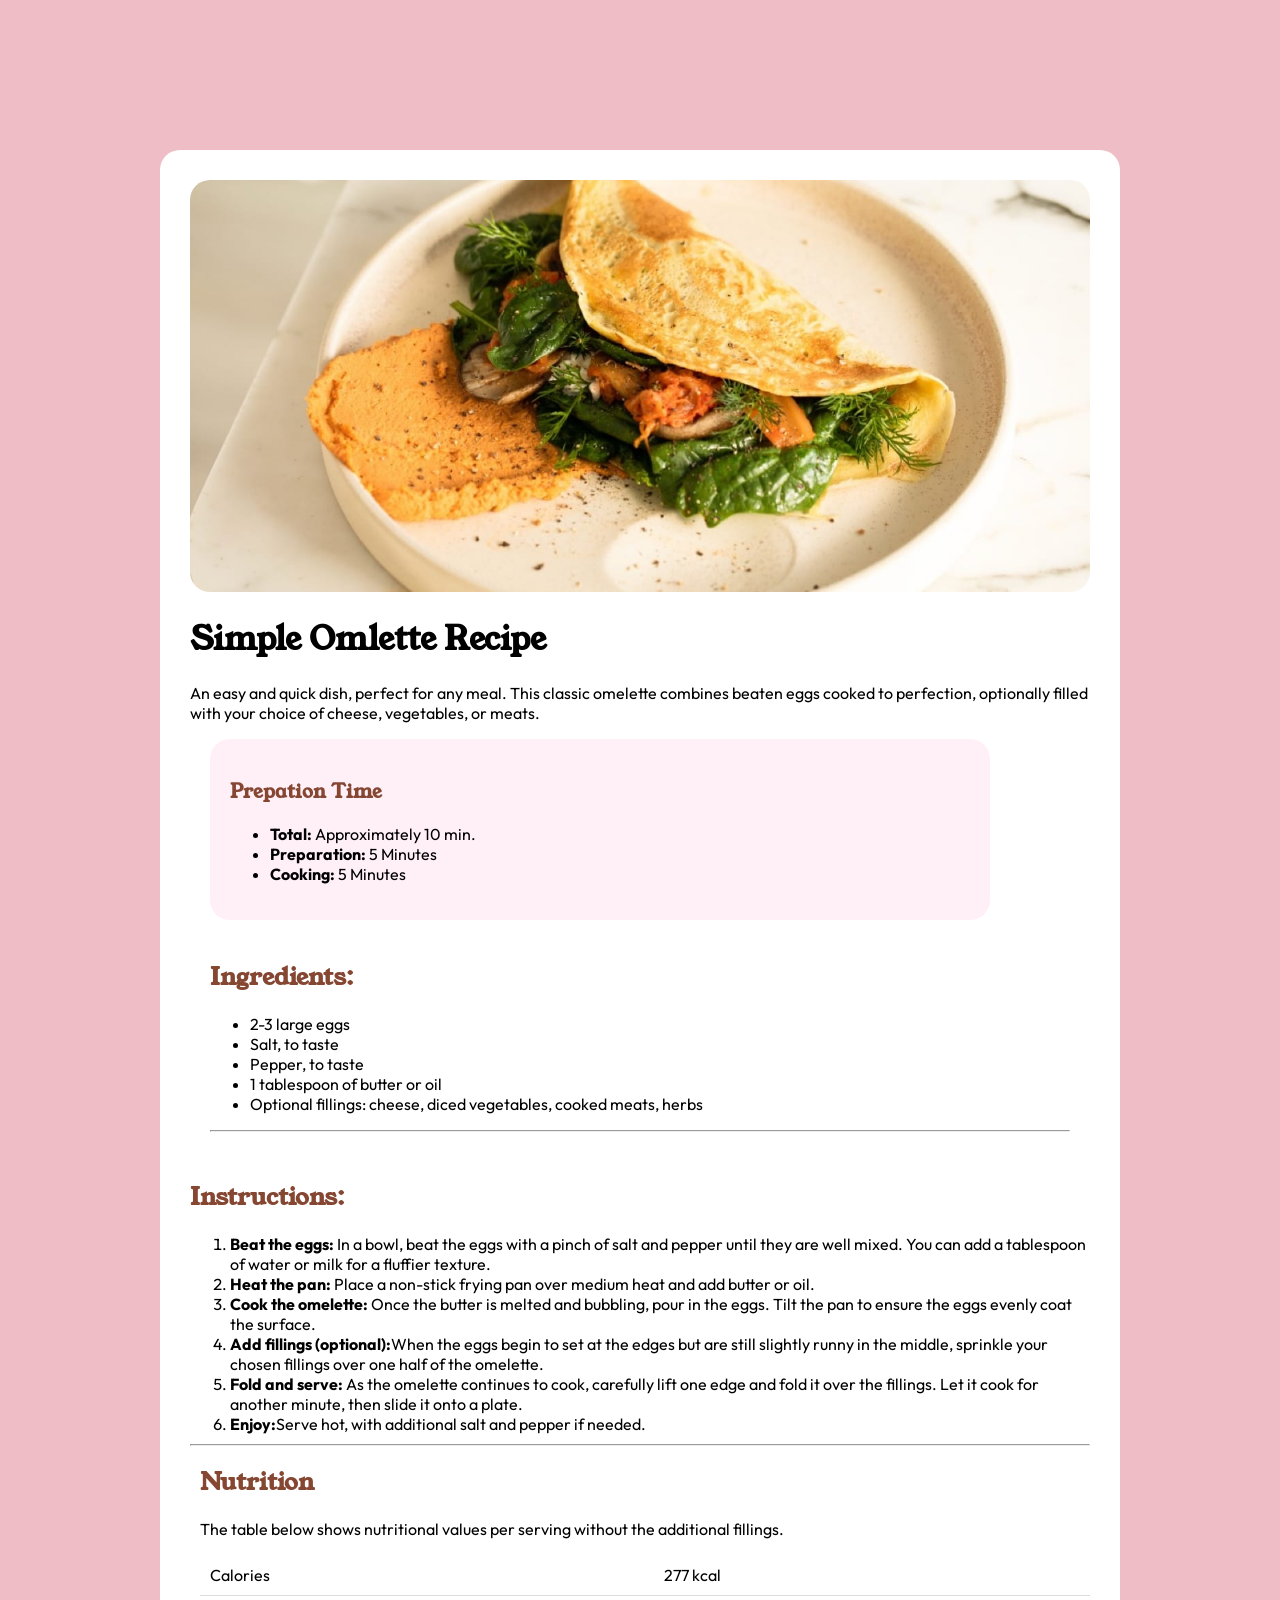
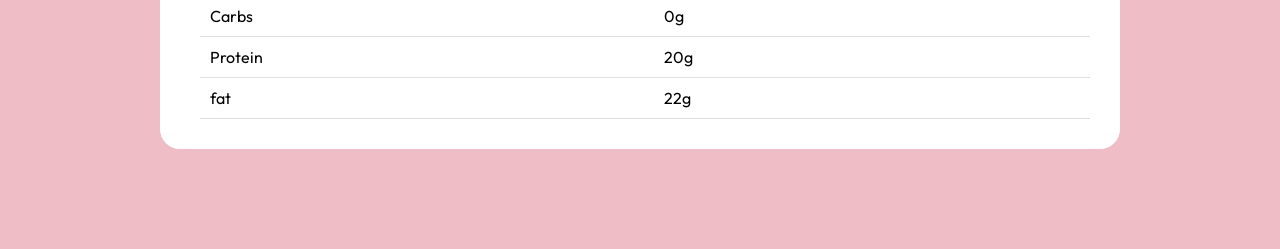
<file: index.html>
<!DOCTYPE html>
<html>

<head>
    <title>
        Recipe Menu
    </title>
    <link rel="preconnect" href="https://fonts.googleapis.com">
<link rel="preconnect" href="https://fonts.gstatic.com" crossorigin>
<link href="https://fonts.googleapis.com/css2?family=Outfit:wght@100..900&family=Young+Serif&display=swap" rel="stylesheet">
    <link rel="stylesheet" href="/design/styles.css">
</head>

<body>
    <div class="recipee_card"> 
        <img src="/assets/images/image-omelette.jpeg" alt="omlette">
        <h1><strong>Simple Omlette Recipe</strong></h1>
        <p>
            An easy and quick dish, perfect for any meal. This classic omelette combines beaten eggs cooked
            to perfection, optionally filled with your choice of cheese, vegetables, or meats.
        </p>
        <div class="prep">
        <strong><h3>Prepation Time</h3></strong>
        <ul>
            <li><strong>Total:</strong> Approximately 10 min.</li>
            <li><strong>Preparation:</strong> 5 Minutes</li>
            <li><strong>Cooking:</strong> 5 Minutes</li>
        </ul>
        </div>
        <div class="ing">       
         <strong><h2>Ingredients:</h2></strong>
        <ul>
            <li>2-3 large eggs</li>
            <li>Salt, to taste</li>
            <li>Pepper, to taste</li>
            <li>1 tablespoon of butter or oil</li>
            <li>Optional fillings: cheese, diced vegetables, cooked meats, herbs</li>
        </ul><hr></div>
        <h2><strong>Instructions:</strong></h2>
        <ol>
            <li><strong>Beat the eggs: </strong>In a bowl, beat the eggs with a pinch of salt and pepper until they are
                well mixed.
                You can add a tablespoon of water or milk for a fluffier texture.</li>
            <li><strong>Heat the pan: </strong>Place a non-stick frying pan over medium heat and add butter or oil.</li>
            <li><strong>Cook the omelette: </strong>Once the butter is melted and bubbling, pour in the eggs. Tilt the
                pan to ensure
                the eggs evenly coat the surface.</li>
            <li><strong>Add fillings (optional):</strong>When the eggs begin to set at the edges but are still slightly
                runny in the
                middle, sprinkle your chosen fillings over one half of the omelette.</li>
            <li><strong>Fold and serve:</strong> As the omelette continues to cook, carefully lift one edge and fold it
                over the
                fillings. Let it cook for another minute, then slide it onto a plate.</li>
            <li><strong>Enjoy:</strong>Serve hot, with additional salt and pepper if needed.</li>
        </ol><hr>
    <div class="nut">
    <h2>Nutrition</h2>
      <p>The table below shows nutritional values per serving without the additional fillings.</p>
    <div ><table class="tab">
      <tr>
      <td>Calories</td>
      <td>277 kcal</td></tr>
      <td>Carbs</td>
      <td>0g</td></tr>
      <tr>
      <td>Protein</td>
      <td>20g</td></tr>
      <td>fat</td>
      <td>22g</td></tr>

      </table></div>
    </div>
    </div>


</body>

</html>
</file>
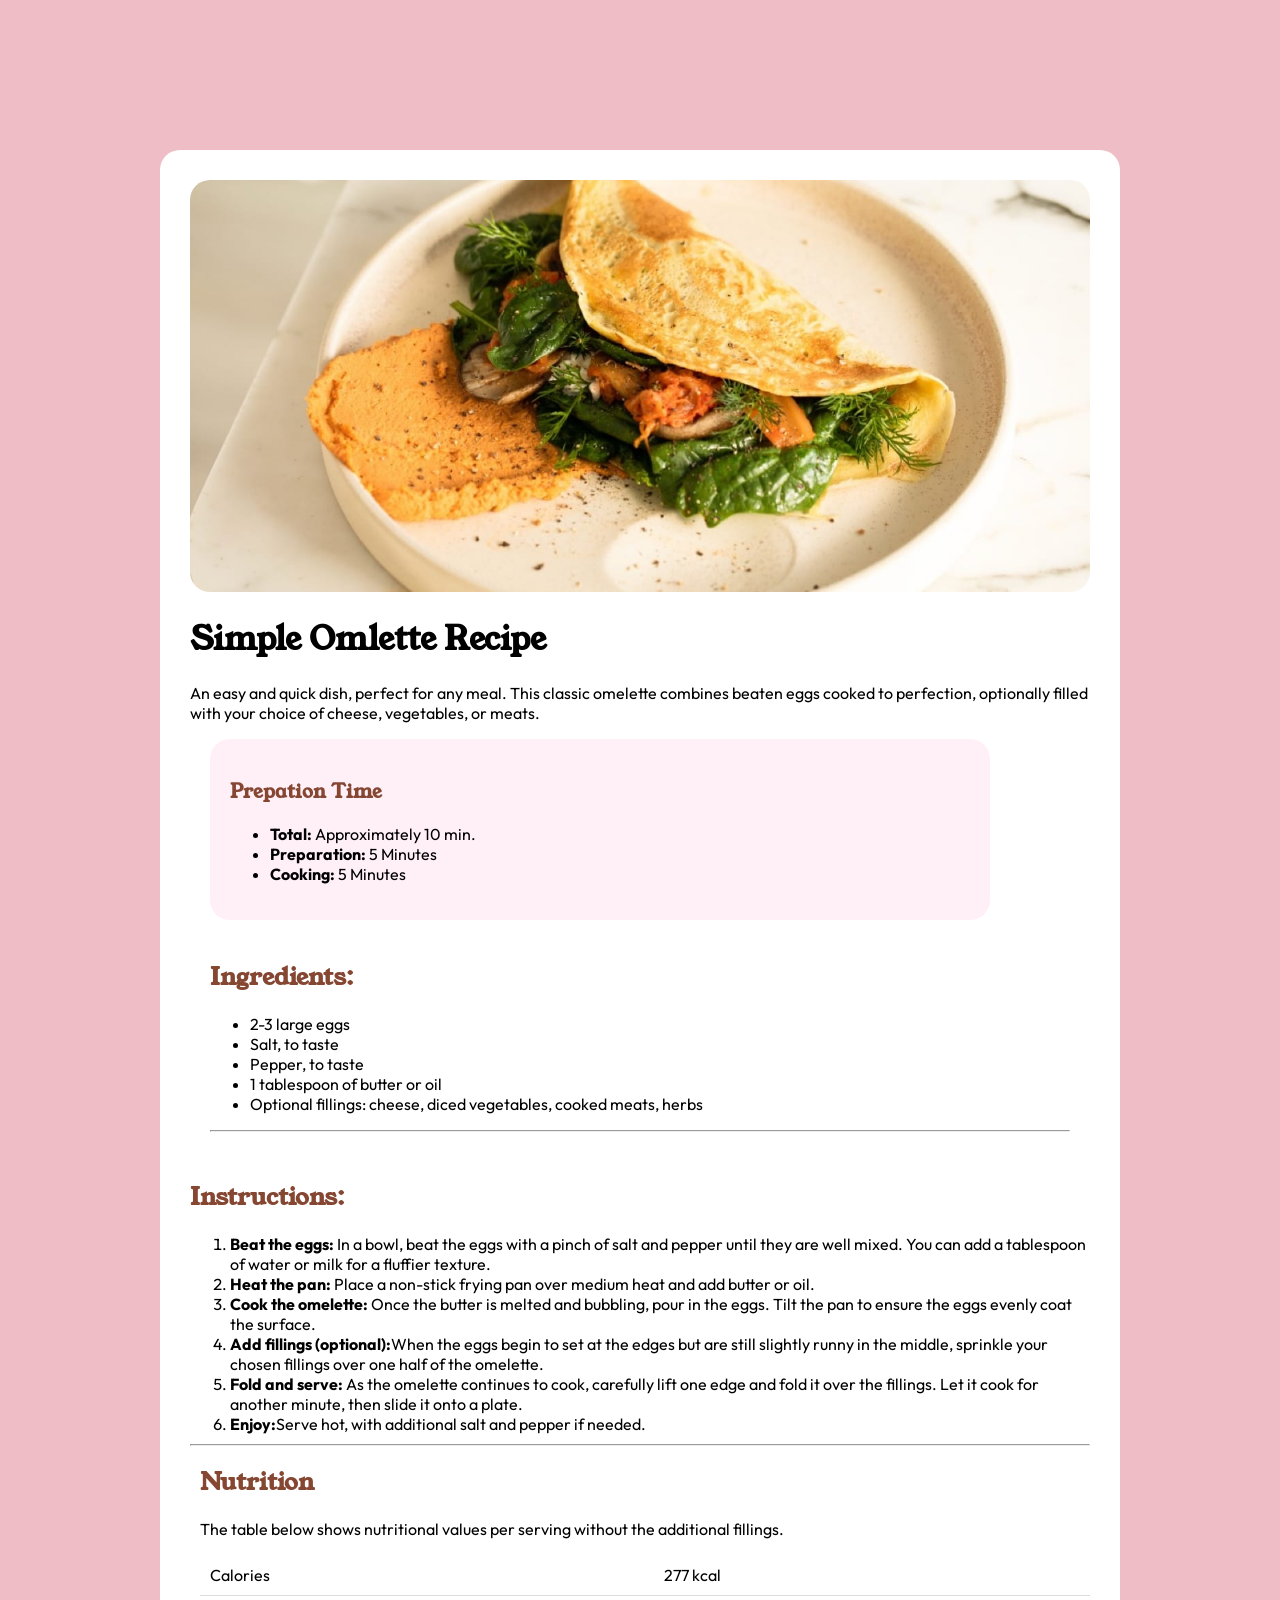
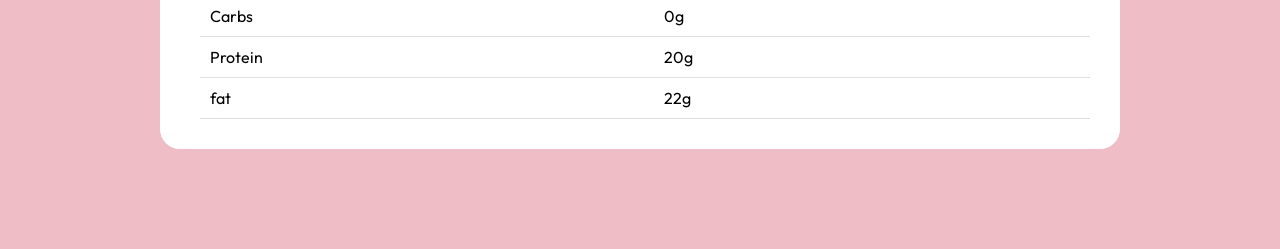
<file: design/recipemenu.html>
<!DOCTYPE html>
<html>

<head>
    <title>
        Recipe Menu
    </title>
    <link rel="preconnect" href="https://fonts.googleapis.com">
<link rel="preconnect" href="https://fonts.gstatic.com" crossorigin>
<link href="https://fonts.googleapis.com/css2?family=Outfit:wght@100..900&family=Young+Serif&display=swap" rel="stylesheet">
    <link rel="stylesheet" href="styles.css">
</head>

<body>
    <div class="recipee_card"> 
        <img src="/assets/images/image-omelette.jpeg" alt="omlette">
        <h1><strong>Simple Omlette Recipe</strong></h1>
        <p>
            An easy and quick dish, perfect for any meal. This classic omelette combines beaten eggs cooked
            to perfection, optionally filled with your choice of cheese, vegetables, or meats.
        </p>
        <div class="prep">
        <strong><h3>Prepation Time</h3></strong>
        <ul>
            <li><strong>Total:</strong> Approximately 10 min.</li>
            <li><strong>Preparation:</strong> 5 Minutes</li>
            <li><strong>Cooking:</strong> 5 Minutes</li>
        </ul>
        </div>
        <div class="ing">       
         <strong><h2>Ingredients:</h2></strong>
        <ul>
            <li>2-3 large eggs</li>
            <li>Salt, to taste</li>
            <li>Pepper, to taste</li>
            <li>1 tablespoon of butter or oil</li>
            <li>Optional fillings: cheese, diced vegetables, cooked meats, herbs</li>
        </ul><hr></div>
        <h2><strong>Instructions:</strong></h2>
        <ol>
            <li><strong>Beat the eggs: </strong>In a bowl, beat the eggs with a pinch of salt and pepper until they are
                well mixed.
                You can add a tablespoon of water or milk for a fluffier texture.</li>
            <li><strong>Heat the pan: </strong>Place a non-stick frying pan over medium heat and add butter or oil.</li>
            <li><strong>Cook the omelette: </strong>Once the butter is melted and bubbling, pour in the eggs. Tilt the
                pan to ensure
                the eggs evenly coat the surface.</li>
            <li><strong>Add fillings (optional):</strong>When the eggs begin to set at the edges but are still slightly
                runny in the
                middle, sprinkle your chosen fillings over one half of the omelette.</li>
            <li><strong>Fold and serve:</strong> As the omelette continues to cook, carefully lift one edge and fold it
                over the
                fillings. Let it cook for another minute, then slide it onto a plate.</li>
            <li><strong>Enjoy:</strong>Serve hot, with additional salt and pepper if needed.</li>
        </ol><hr>
    <div class="nut">
    <h2>Nutrition</h2>
      <p>The table below shows nutritional values per serving without the additional fillings.</p>
    <div ><table class="tab">
      <tr>
      <td>Calories</td>
      <td>277 kcal</td></tr>
      <td>Carbs</td>
      <td>0g</td></tr>
      <tr>
      <td>Protein</td>
      <td>20g</td></tr>
      <td>fat</td>
      <td>22g</td></tr>

      </table></div>
    </div>
    </div>


</body>

</html>
</file>
<file: design/styles.css>
body {
    background-color: rgb(239, 189, 197) !important;
    font-size: 16 px;
  font-family: "Outfit", sans-serif;

}

.recipee_card {
    max-width: 900px;
    background-color: hsl(0, 0%, 100%);
    margin: auto;
    margin-top: 150px;
    margin-bottom: 100px;
    padding: 30px;
    border-radius: 20px;
}

img {
    width: 100%;
    border-radius: 20px;
}

h1 , h2 , h3 {
      font-family: "Young Serif", serif;

}



ul {
    font-weight: 400;
    
}

ol {
    
    margin-bottom: 10px;
    margin-top: 10px;
}


h2,
h3 {
    color: hsl(14, 45%, 36%);
}
.prep{
        background-color: rgb(255, 239, 247);
    border-radius: 20px;
    margin-left: 20px;
    margin-right: 100px;
    margin-top: 10px;
    padding: 20px;
}
.nut{
    margin-left: 10px;
}
.tab{
    width: 100%;
    border-collapse: collapse;
  
}

.ing{
    padding: 20px;
}
h1{
    color: black;
}
.tab{
    border-collapse: collapse;
}
th, td {
  padding: 10px;
  border-bottom: 1px solid #ddd;

}
</file>
